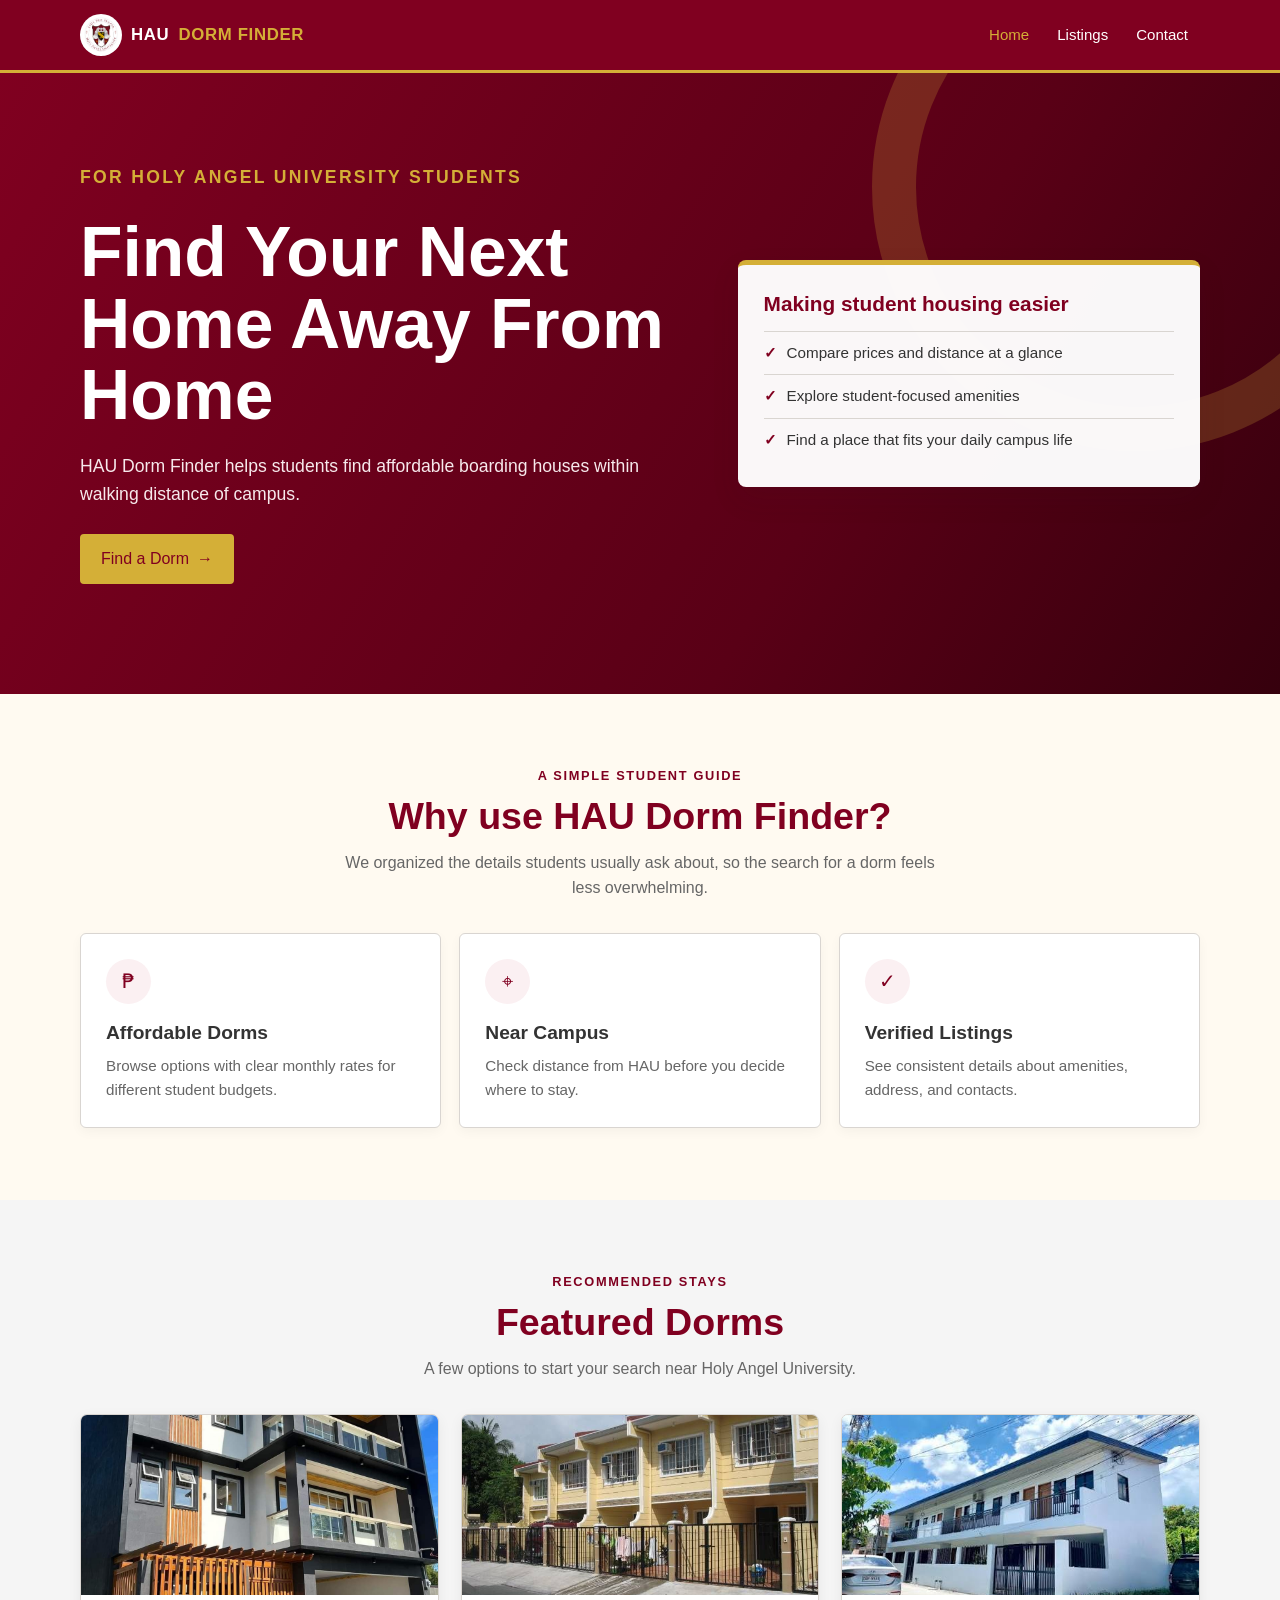
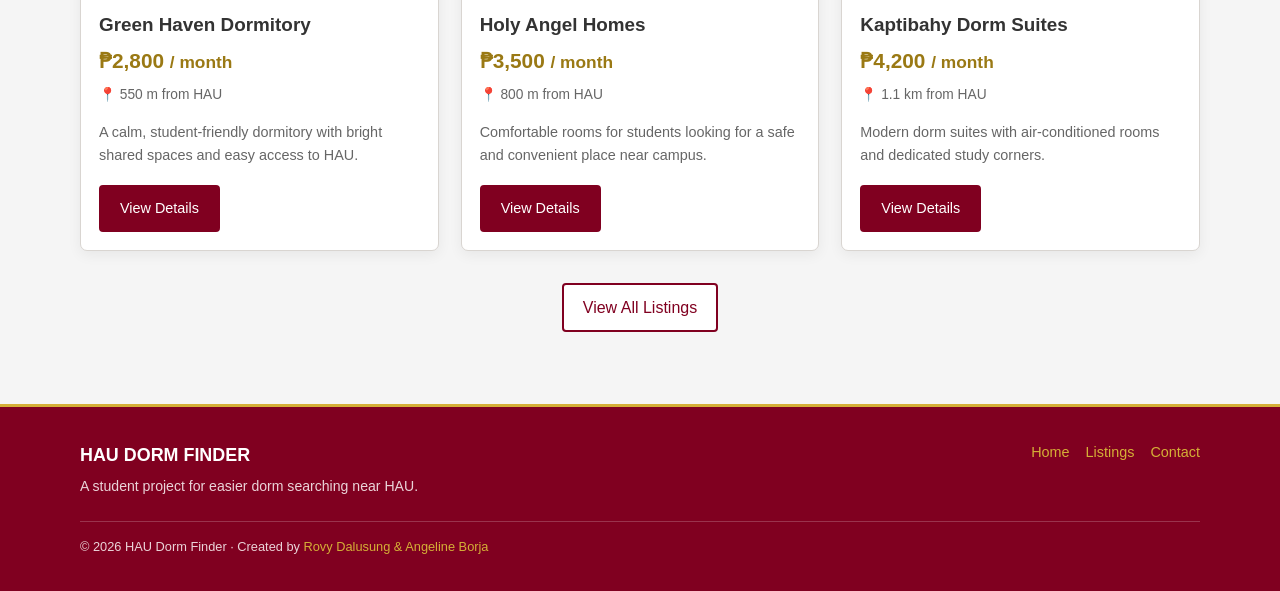
<file: index.html>
<!doctype html>
<html lang="en"><head><meta charset="utf-8"><meta name="viewport" content="width=device-width,initial-scale=1"><meta name="description" content="Find student-friendly dormitories near Holy Angel University."><title>HAU Dorm Finder | Home</title><link rel="stylesheet" href="css/style.css"></head>
<body><a class="skip-link" href="#main">Skip to content</a><header class="site-header"><nav class="container nav" aria-label="Main navigation"><a class="brand" href="index.html">HAU <span>DORM FINDER</span></a><ul class="nav-links"><li><a href="index.html">Home</a></li><li><a href="listings.html">Listings</a></li><li><a href="contact.html">Contact</a></li></ul></nav></header>
<main id="main"><section class="hero"><div class="container hero-grid"><div><p class="eyebrow" style="color:#d4af37">For Holy Angel University students</p><h1>Find Your Next Home Away From Home</h1><p>HAU Dorm Finder helps students find affordable boarding houses within walking distance of campus.</p><a class="btn btn-primary" href="listings.html">Find a Dorm <span aria-hidden="true">→</span></a></div><aside class="hero-panel"><h2>Making student housing easier</h2><ul class="quick-points"><li>Compare prices and distance at a glance</li><li>Explore student-focused amenities</li><li>Find a place that fits your daily campus life</li></ul></aside></div></section>
<section class="section"><div class="container"><div class="center"><p class="eyebrow">A simple student guide</p><h2 class="section-title">Why use HAU Dorm Finder?</h2><p class="section-lead">We organized the details students usually ask about, so the search for a dorm feels less overwhelming.</p></div><div class="benefit-grid"><article class="benefit"><div class="benefit-icon">₱</div><h3>Affordable Dorms</h3><p>Browse options with clear monthly rates for different student budgets.</p></article><article class="benefit"><div class="benefit-icon">⌖</div><h3>Near Campus</h3><p>Check distance from HAU before you decide where to stay.</p></article><article class="benefit"><div class="benefit-icon">✓</div><h3>Verified Listings</h3><p>See consistent details about amenities, address, and contacts.</p></article></div></div></section>
<section class="section section-alt"><div class="container"><div class="center"><p class="eyebrow">Recommended stays</p><h2 class="section-title">Featured Dorms</h2><p class="section-lead">A few options to start your search near Holy Angel University.</p></div><div class="dorm-grid" id="featuredDorms"></div><p class="center" style="margin:32px 0 0"><a class="btn btn-secondary" href="listings.html">View All Listings</a></p></div></section></main>
<footer class="site-footer"><div class="container"><div class="footer-grid"><div><p class="footer-brand">HAU DORM FINDER</p><p class="footer-note">A student project for easier dorm searching near HAU.</p></div><div class="footer-links"><a href="index.html">Home</a><a href="listings.html">Listings</a><a href="contact.html">Contact</a></div></div><p class="copyright">© 2026 HAU Dorm Finder · Created by <span class="made-by">Rovy Dalusung &amp; Angeline Borja</span></p></div></footer>
<script src="assets/data/dorms.js"></script><script src="js/listings.js"></script><script src="js/main.js"></script><script>document.addEventListener('DOMContentLoaded',()=>{const featured=window.DORM_DATA.filter(d=>d.featured);document.querySelector('#featuredDorms').innerHTML=featured.map(dormCard).join('')})</script></body></html>
</file>
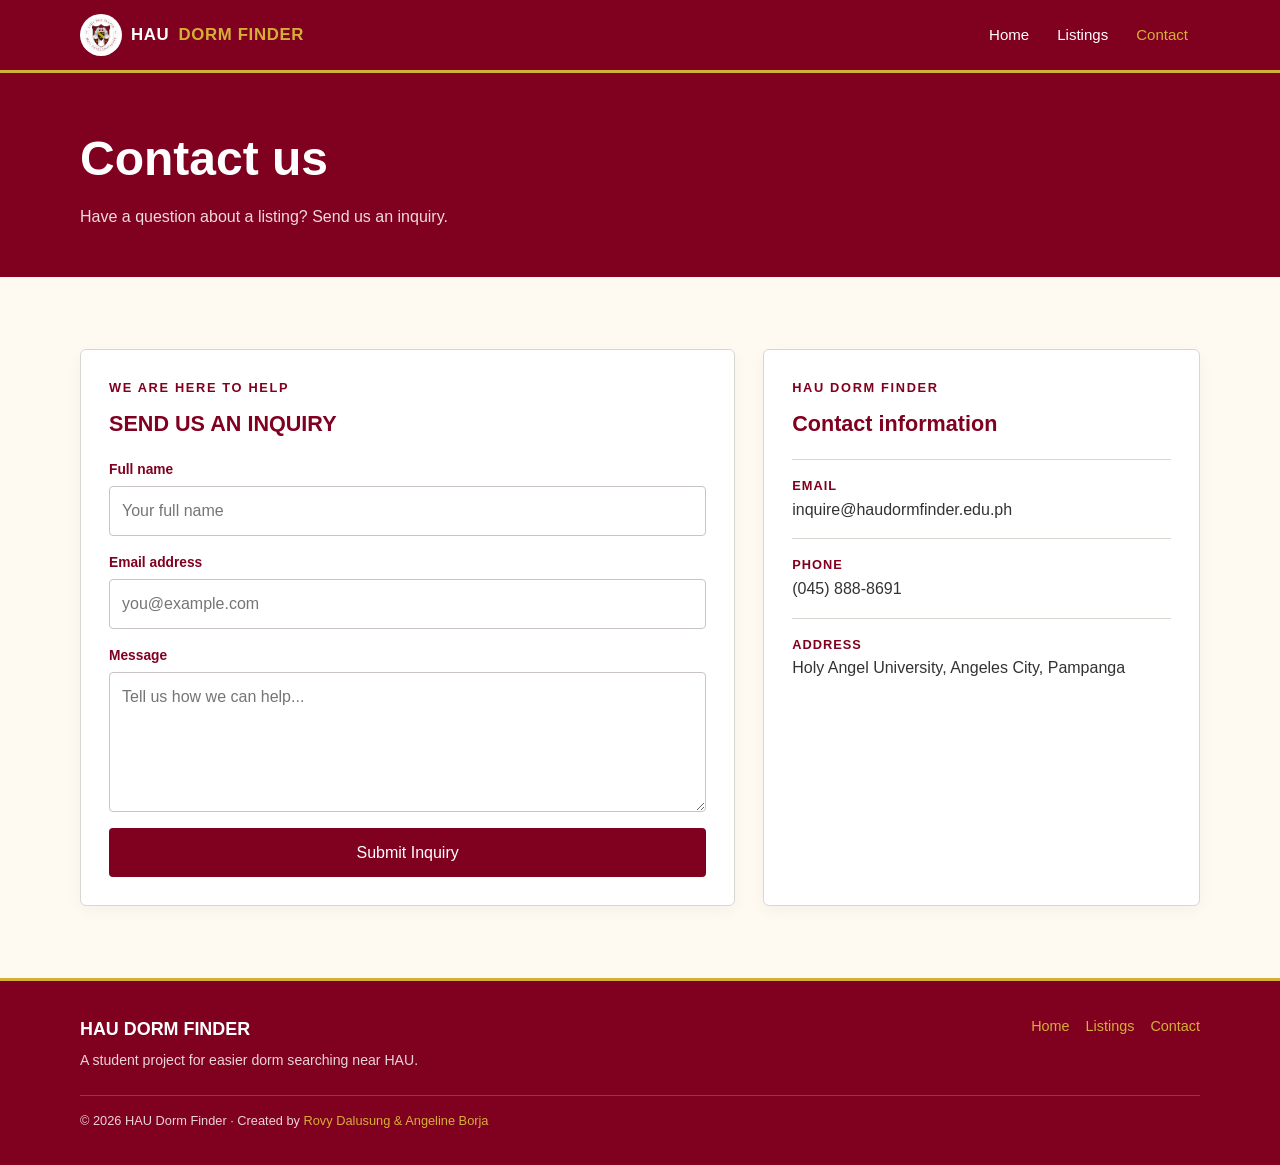
<file: contact.html>
<!doctype html>
<html lang="en"><head><meta charset="utf-8"><meta name="viewport" content="width=device-width,initial-scale=1"><meta name="description" content="Contact HAU Dorm Finder."><title>Contact | HAU Dorm Finder</title><link rel="stylesheet" href="css/style.css"></head>
<body><a class="skip-link" href="#main">Skip to content</a><header class="site-header"><nav class="container nav" aria-label="Main navigation"><a class="brand" href="index.html">HAU <span>DORM FINDER</span></a><ul class="nav-links"><li><a href="index.html">Home</a></li><li><a href="listings.html">Listings</a></li><li><a href="contact.html">Contact</a></li></ul></nav></header><main id="main"><section class="page-hero"><div class="container"><h1>Contact us</h1><p>Have a question about a listing? Send us an inquiry.</p></div></section><section class="section"><div class="container form-wrap"><section class="form-card" aria-labelledby="formTitle"><p class="eyebrow">We are here to help</p><h2 id="formTitle">SEND US AN INQUIRY</h2><form id="inquiryForm"><div class="field"><label for="fullName">Full name</label><input id="fullName" required autocomplete="name" placeholder="Your full name"></div><div class="field"><label for="email">Email address</label><input id="email" type="email" required autocomplete="email" placeholder="you@example.com"></div><div class="field"><label for="message">Message</label><textarea id="message" required placeholder="Tell us how we can help..."></textarea></div><button class="btn btn-primary" type="submit">Submit Inquiry</button></form><p class="form-message" role="status"></p></section><aside class="contact-card"><p class="eyebrow">HAU Dorm Finder</p><h2>Contact information</h2><ul class="contact-list"><li><strong>Email</strong><a href="mailto:inquire@haudormfinder.edu.ph">inquire@haudormfinder.edu.ph</a></li><li><strong>Phone</strong><a href="tel:+63458888691">(045) 888-8691</a></li><li><strong>Address</strong>Holy Angel University, Angeles City, Pampanga</li></ul></aside></div></section></main><footer class="site-footer"><div class="container"><div class="footer-grid"><div><p class="footer-brand">HAU DORM FINDER</p><p class="footer-note">A student project for easier dorm searching near HAU.</p></div><div class="footer-links"><a href="index.html">Home</a><a href="listings.html">Listings</a><a href="contact.html">Contact</a></div></div><p class="copyright">© 2026 HAU Dorm Finder · Created by <span class="made-by">Rovy Dalusung &amp; Angeline Borja</span></p></div></footer><script src="js/main.js"></script></body></html>
</file>
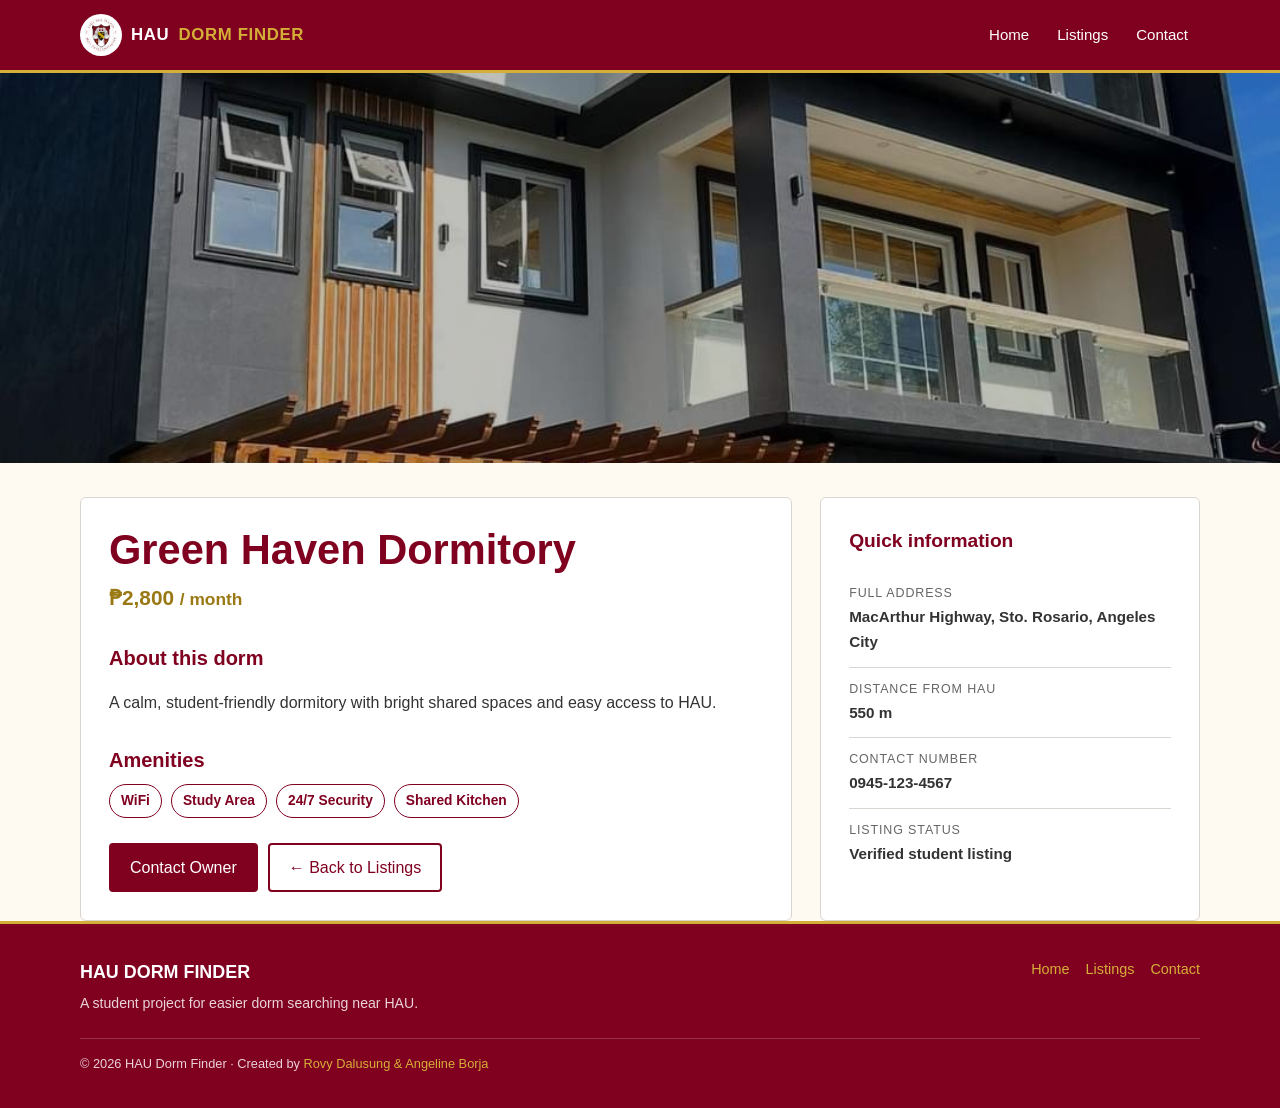
<file: detail.html>
<!doctype html>
<html lang="en"><head><meta charset="utf-8"><meta name="viewport" content="width=device-width,initial-scale=1"><meta name="description" content="Dormitory details from HAU Dorm Finder."><title>Dorm Details | HAU Dorm Finder</title><link rel="stylesheet" href="css/style.css"></head>
<body><a class="skip-link" href="#main">Skip to content</a><header class="site-header"><nav class="container nav" aria-label="Main navigation"><a class="brand" href="index.html">HAU <span>DORM FINDER</span></a><ul class="nav-links"><li><a href="index.html">Home</a></li><li><a href="listings.html">Listings</a></li><li><a href="contact.html">Contact</a></li></ul></nav></header><main id="main"><div id="detailContent"></div></main><footer class="site-footer"><div class="container"><div class="footer-grid"><div><p class="footer-brand">HAU DORM FINDER</p><p class="footer-note">A student project for easier dorm searching near HAU.</p></div><div class="footer-links"><a href="index.html">Home</a><a href="listings.html">Listings</a><a href="contact.html">Contact</a></div></div><p class="copyright">© 2026 HAU Dorm Finder · Created by <span class="made-by">Rovy Dalusung &amp; Angeline Borja</span></p></div></footer><script src="assets/data/dorms.js"></script><script src="js/detail.js"></script><script src="js/main.js"></script></body></html>
</file>
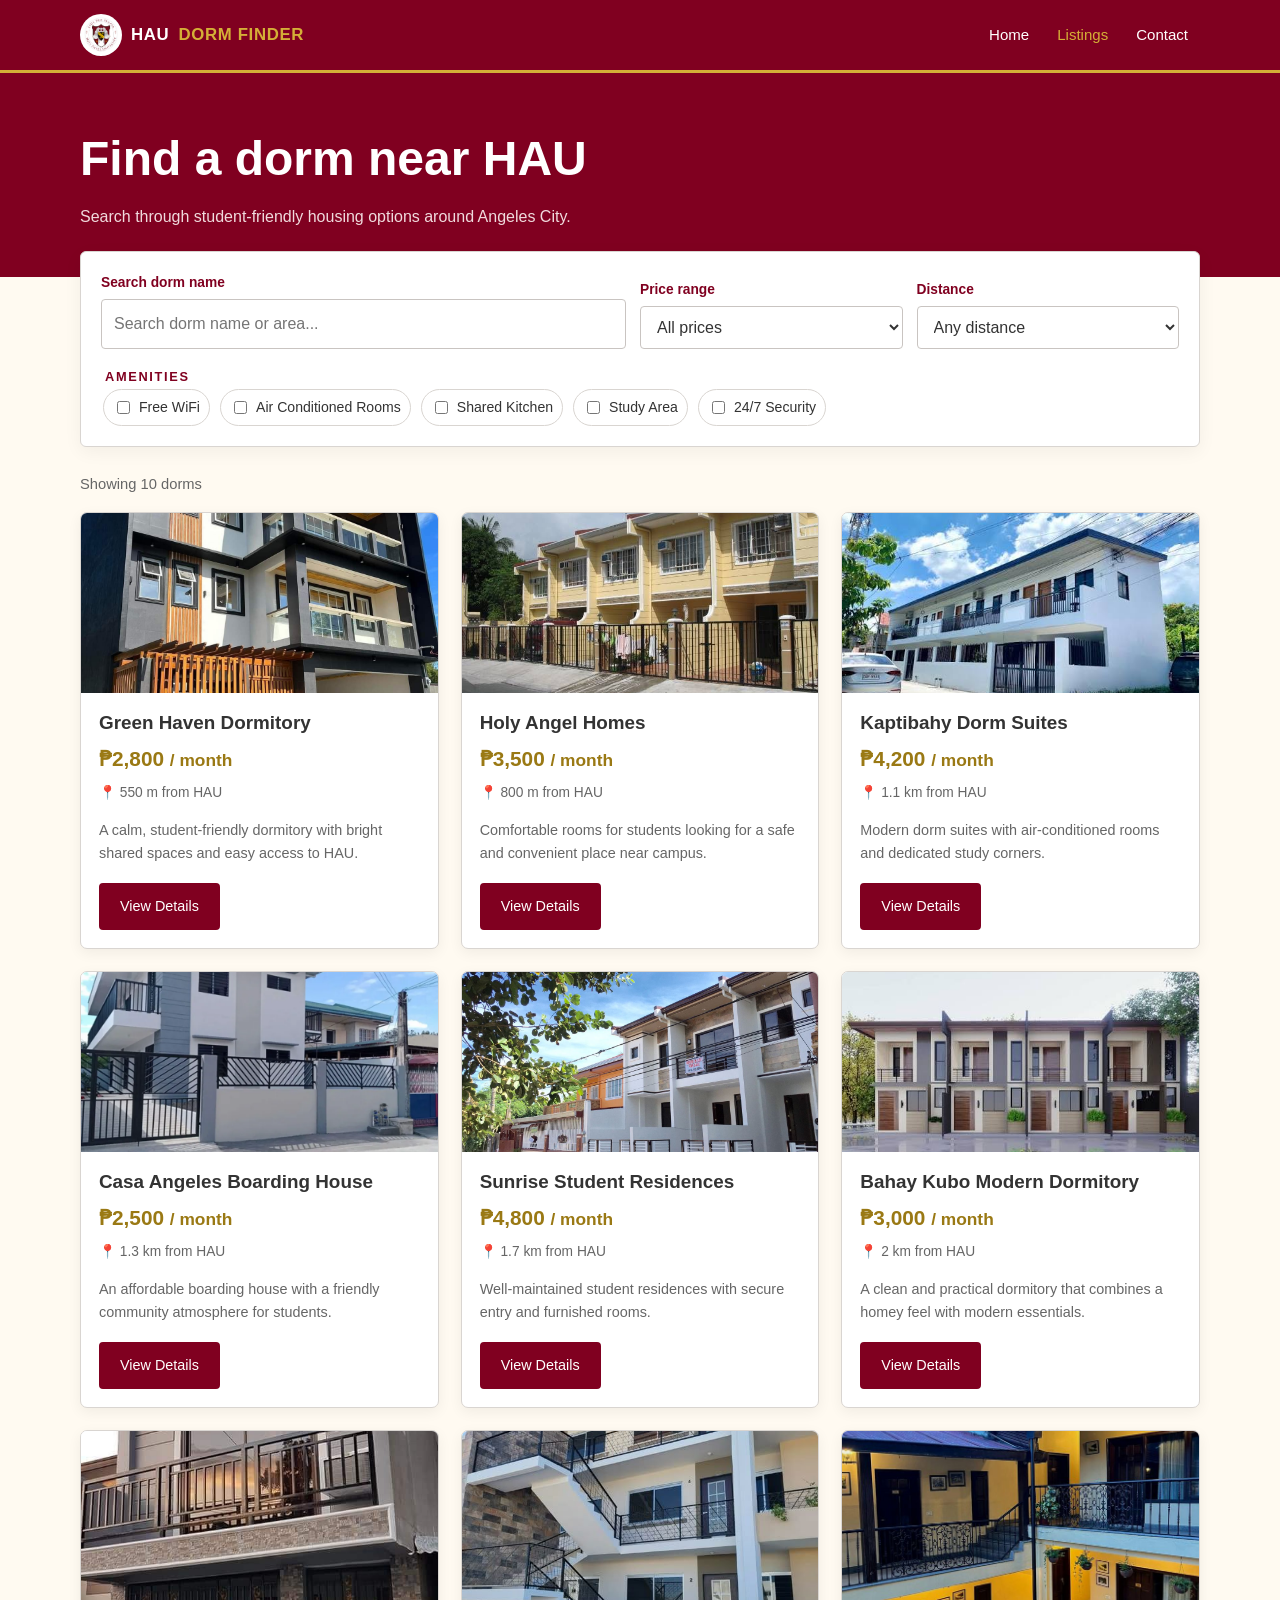
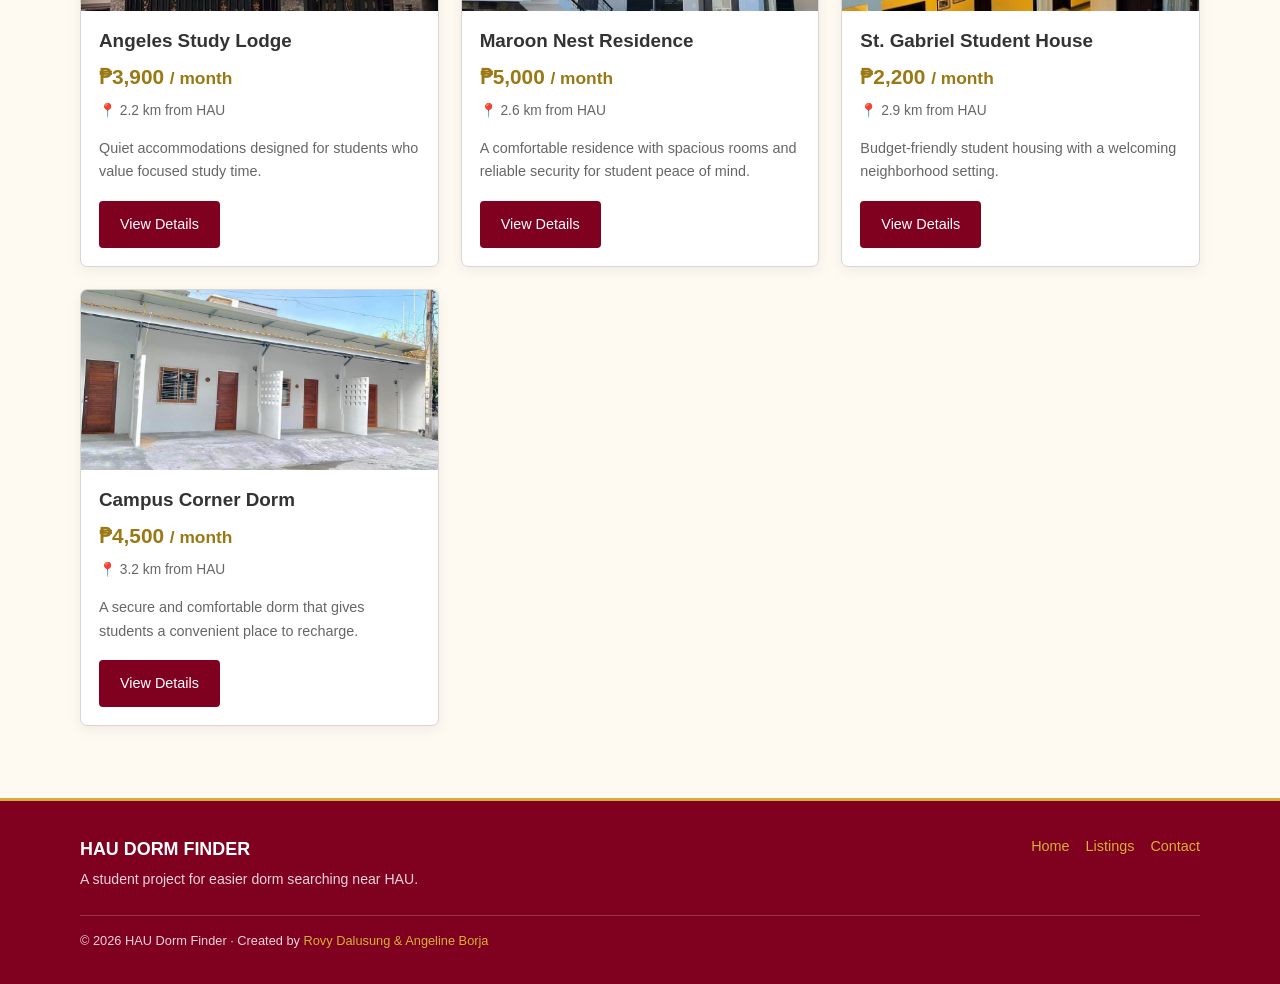
<file: listings.html>
<!doctype html>
<html lang="en"><head><meta charset="utf-8"><meta name="viewport" content="width=device-width,initial-scale=1"><meta name="description" content="Browse dormitory listings near Holy Angel University."><title>Listings | HAU Dorm Finder</title><link rel="stylesheet" href="css/style.css"></head>
<body><a class="skip-link" href="#main">Skip to content</a><header class="site-header"><nav class="container nav" aria-label="Main navigation"><a class="brand" href="index.html">HAU <span>DORM FINDER</span></a><ul class="nav-links"><li><a href="index.html">Home</a></li><li><a href="listings.html">Listings</a></li><li><a href="contact.html">Contact</a></li></ul></nav></header>
<main id="main"><section class="page-hero"><div class="container"><h1>Find a dorm near HAU</h1><p>Search through student-friendly housing options around Angeles City.</p></div></section><section class="section" style="padding-top:0"><div class="container"><div class="filters"><div class="filter-grid"><div class="field"><label for="search">Search dorm name</label><input id="search" type="search" placeholder="Search dorm name or area..."></div><div class="field"><label for="price">Price range</label><select id="price"><option value="">All prices</option><option value="2000-3000">₱2,000–₱3,000</option><option value="3000-4000">₱3,000–₱4,000</option><option value="4000-5000">₱4,000–₱5,000</option><option value="5000+">₱5,000+</option></select></div><div class="field"><label for="distance">Distance</label><select id="distance"><option value="">Any distance</option><option value="under1">Less than 1 km</option><option value="1to2">1–2 km</option><option value="2to3">2–3 km</option><option value="3plus">3+ km</option></select></div><fieldset class="amenity-filters" style="border:0;padding:0"><legend class="eyebrow" style="width:100%;margin:0 0 2px">Amenities</legend><label class="check"><input type="checkbox" name="amenity" value="WiFi"> Free WiFi</label><label class="check"><input type="checkbox" name="amenity" value="AC"> Air Conditioned Rooms</label><label class="check"><input type="checkbox" name="amenity" value="Shared Kitchen"> Shared Kitchen</label><label class="check"><input type="checkbox" name="amenity" value="Study Area"> Study Area</label><label class="check"><input type="checkbox" name="amenity" value="24/7 Security"> 24/7 Security</label></fieldset></div></div><p class="result-count" id="resultCount" aria-live="polite"></p><div class="dorm-grid" id="dormGrid"></div></div></section></main>
<footer class="site-footer"><div class="container"><div class="footer-grid"><div><p class="footer-brand">HAU DORM FINDER</p><p class="footer-note">A student project for easier dorm searching near HAU.</p></div><div class="footer-links"><a href="index.html">Home</a><a href="listings.html">Listings</a><a href="contact.html">Contact</a></div></div><p class="copyright">© 2026 HAU Dorm Finder · Created by <span class="made-by">Rovy Dalusung &amp; Angeline Borja</span></p></div></footer><script src="assets/data/dorms.js"></script><script src="js/listings.js"></script><script src="js/main.js"></script></body></html>
</file>
<file: css/style.css>
:root {
  --maroon: #800020;
  --maroon-dark: #590016;
  --gold: #d4af37;
  --cream: #fffaf1;
  --white: #fff;
  --light: #f5f5f5;
  --ink: #333;
  --muted: #666;
  --line: #d9d5d1;
  --shadow: 0 12px 28px rgba(62,20,28,.1);
}

* {
  box-sizing: border-box;
}

html {
  scroll-behavior: smooth;
}

body {
  margin: 0;
  background: var(--cream);
  color: var(--ink);
  font-family: Arial, sans-serif;
  line-height: 1.6;
}

a {
  text-decoration: none;
  color: inherit;
}

.container {
  width: min(1120px, calc(100% - 32px));
  margin: auto;
}

.section {
  padding: 72px 0;
}

.section-alt {
  background: var(--light);
}

.eyebrow {
  color: var(--maroon);
  font-size: .8rem;
  font-weight: 700;
  letter-spacing: .13em;
  text-transform: uppercase;
  margin: 0 0 8px;
}

.section-title {
  font-size: clamp(1.7rem, 4vw, 2.35rem);
  line-height: 1.15;
  color: var(--maroon);
  margin: 0 0 12px;
}

.section-lead {
  margin: 0 auto 32px;
  max-width: 620px;
  color: var(--muted);
}

.center {
  text-align: center;
}

.skip-link {
  position: absolute;
  left: -999px;
}

.skip-link:focus {
  left: 16px;
  top: 16px;
  z-index: 99;
  background: #fff;
  padding: 8px;
}

.site-header {
  background: var(--maroon);
  color: #fff;
  position: sticky;
  top: 0;
  z-index: 20;
  border-bottom: 3px solid var(--gold);
}

.nav {
  min-height: 70px;
  display: flex;
  align-items: center;
  justify-content: space-between;
  gap: 20px;
}

.brand {
  font-weight: 700;
  letter-spacing: .04em;
  font-size: 1.05rem;
}

.brand span {
  color: var(--gold);
}

.nav-links {
  display: flex;
  list-style: none;
  padding: 0;
  margin: 0;
  gap: 4px;
}

.nav-links a {
  display: block;
  padding: 10px 12px;
  font-size: .94rem;
  border-radius: 3px;
}

.nav-links a:hover,
.nav-links a.active {
  color: var(--gold);
}

.hero {
  overflow: hidden;
  position: relative;
  background: linear-gradient(120deg, var(--maroon) 0%, var(--maroon-dark) 65%, #36000d 100%);
  color: #fff;
  padding: 90px 0 110px;
}

.hero:after {
  content: "";
  position: absolute;
  width: 440px;
  height: 440px;
  right: -120px;
  top: -150px;
  border: 44px solid rgba(212,175,55,.22);
  border-radius: 50%;
}

.hero-grid {
  display: grid;
  grid-template-columns: 1.15fr .85fr;
  align-items: center;
  gap: 32px;
  position: relative;
  z-index: 1;
}

.hero h1 {
  font-size: clamp(2.5rem, 6vw, 4.35rem);
  line-height: 1.03;
  margin: 0 0 20px;
  max-width: 650px;
}

.hero p {
  font-size: 1.1rem;
  max-width: 570px;
  color: #f7e9ec;
  margin: 0 0 26px;
}

.hero-panel {
  background: rgba(255,255,255,.97);
  padding: 26px;
  border-radius: 8px;
  color: var(--ink);
  box-shadow: var(--shadow);
  border-top: 5px solid var(--gold);
}

.hero-panel h2 {
  font-size: 1.3rem;
  color: var(--maroon);
  line-height: 1.25;
  margin: 0 0 14px;
}

.quick-points {
  margin: 0;
  padding: 0;
  list-style: none;
}

.quick-points li {
  padding: 9px 0;
  border-top: 1px solid var(--line);
  font-size: .95rem;
}

.quick-points li:before {
  content: "✓";
  color: var(--maroon);
  font-weight: 700;
  margin-right: 10px;
}

.btn {
  display: inline-flex;
  align-items: center;
  justify-content: center;
  gap: 8px;
  min-height: 44px;
  padding: 10px 19px;
  border-radius: 4px;
  border: 2px solid var(--maroon);
  font-weight: 700;
  cursor: pointer;
  font: inherit;
  transition: .2s;
}

.btn-primary {
  background: var(--maroon);
  color: #fff;
}

.btn-primary:hover {
  background: var(--gold);
  color: var(--maroon);
  border-color: var(--gold);
}

.hero .btn-primary {
  background: var(--gold);
  color: var(--maroon);
  border-color: var(--gold);
}

.hero .btn-primary:hover {
  background: transparent;
  color: var(--gold);
}

.btn-secondary {
  background: #fff;
  color: var(--maroon);
}

.btn-secondary:hover {
  background: var(--gold);
  border-color: var(--gold);
}

.benefit-grid {
  display: grid;
  grid-template-columns: repeat(3, 1fr);
  gap: 18px;
}

.benefit {
  padding: 25px;
  background: #fff;
  border: 1px solid var(--line);
  border-radius: 6px;
  box-shadow: 0 4px 12px rgba(0,0,0,.04);
}

.benefit-icon {
  width: 45px;
  height: 45px;
  display: grid;
  place-items: center;
  color: var(--maroon);
  background: #fbf0f2;
  border-radius: 50%;
  font-size: 1.25rem;
  margin-bottom: 14px;
}

.benefit h3 {
  margin: 0 0 5px;
  font-size: 1.2rem;
}

.benefit p {
  margin: 0;
  color: var(--muted);
  font-size: .95rem;
}

.dorm-grid {
  display: grid;
  grid-template-columns: repeat(3, 1fr);
  gap: 22px;
}

.dorm-card {
  background: #fff;
  border: 1px solid var(--line);
  border-radius: 7px;
  overflow: hidden;
  box-shadow: 0 4px 14px rgba(0,0,0,.06);
  display: flex;
  flex-direction: column;
  transition: transform .2s, box-shadow .2s;
}

.dorm-card:hover {
  transform: translateY(-4px);
  box-shadow: var(--shadow);
}

.dorm-image {
  height: 168px;
  background: linear-gradient(135deg,#e9d2b6,#c88d67);
  position: relative;
  overflow: hidden;
}

.dorm-image-container {
  width: 100%;
  height: 180px;
  background-size: cover;
  background-position: center;
  background-repeat: no-repeat;
  background-color: #f1f5f9;
}

.dorm-image:before {
  content: "";
  position: absolute;
  inset: 32% 12% 0;
  background: #fff7e9;
  clip-path: polygon(0 35%,50% 0,100% 35%,100% 100%,0 100%);
}

.dorm-image:after {
  content: "HAU";
  position: absolute;
  right: 14px;
  top: 12px;
  background: rgba(128,0,32,.88);
  color: #fff;
  padding: 4px 9px;
  font-size: .72rem;
  letter-spacing: .08em;
  font-weight: bold;
  border-radius: 2px;
}

.dorm-card:nth-child(3n+2) .dorm-image {
  background: linear-gradient(135deg,#cbd9d5,#7da69a);
}

.dorm-card:nth-child(3n) .dorm-image {
  background: linear-gradient(135deg,#d9c7d0,#a07a8d);
}

.dorm-body {
  padding: 18px;
  display: flex;
  flex-direction: column;
  flex: 1;
}

.dorm-body h3 {
  line-height: 1.25;
  margin: 0 0 8px;
  font-size: 1.18rem;
}

.price {
  font-size: 1.3rem;
  font-weight: 700;
  color: #9a7914;
  margin: 0 0 7px;
}

.distance {
  font-size: .86rem;
  color: var(--muted);
  margin: 0 0 15px;
}

.card-desc {
  color: var(--muted);
  font-size: .9rem;
  margin: 0 0 17px;
}

.dorm-body .btn {
  margin-top: auto;
  align-self: flex-start;
  font-size: .9rem;
  min-height: 40px;
}

.page-hero {
  background: var(--maroon);
  color: #fff;
  padding: 48px 0;
}

.page-hero h1 {
  margin: 0;
  font-size: clamp(2rem, 5vw, 3rem);
}

.page-hero p {
  margin: 6px 0 0;
  color: #f0dadd;
}

.filters {
  background: #fff;
  border: 1px solid var(--line);
  box-shadow: 0 5px 18px rgba(0,0,0,.05);
  padding: 20px;
  border-radius: 6px;
  margin-top: -26px;
  position: relative;
}

.filter-grid {
  display: grid;
  grid-template-columns: 2fr 1fr 1fr;
  gap: 14px;
  align-items: end;
}

.field {
  display: grid;
  gap: 5px;
}

.field label {
  font-weight: 700;
  font-size: .86rem;
  color: var(--maroon);
}

input,
select,
textarea {
  width: 100%;
  font: inherit;
  border: 1px solid #c9c4c1;
  border-radius: 4px;
  padding: 11px 12px;
  background: #fff;
  color: var(--ink);
}

input:focus,
select:focus,
textarea:focus {
  outline: 3px solid rgba(128,0,32,.14);
  border-color: var(--maroon);
}

.amenity-filters {
  grid-column: 1/-1;
  display: flex;
  flex-wrap: wrap;
  gap: 10px;
  margin-top: 4px;
}

.check {
  display: flex;
  align-items: center;
  gap: 6px;
  font-size: .88rem;
  padding: 6px 9px;
  border: 1px solid var(--line);
  border-radius: 20px;
  cursor: pointer;
}

.check input {
  width: auto;
  accent-color: var(--maroon);
}

.result-count {
  margin: 26px 0 15px;
  color: var(--muted);
  font-size: .92rem;
}

.empty {
  grid-column: 1/-1;
  text-align: center;
  padding: 40px;
  background: #fff;
  border: 1px dashed var(--line);
  color: var(--muted);
}

.detail-visual {
  height: 390px;
  background-size: cover;
  background-position: center;
  background-repeat: no-repeat;
  position: relative;
  overflow: hidden;
}

.detail-layout {
  display: grid;
  grid-template-columns: 1.5fr .8fr;
  gap: 28px;
  margin-top: 34px;
}

.detail-main,
.info-card {
  background: #fff;
  border: 1px solid var(--line);
  padding: 28px;
  border-radius: 6px;
}

.detail-main h1 {
  color: var(--maroon);
  line-height: 1.15;
  margin: 0 0 7px;
  font-size: clamp(1.75rem,4vw,2.6rem);
}

.detail-main h2 {
  font-size: 1.25rem;
  color: var(--maroon);
  margin: 28px 0 8px;
}

.amenity-tags {
  display: flex;
  flex-wrap: wrap;
  gap: 9px;
}

.tag {
  color: var(--maroon);
  border: 1px solid var(--maroon);
  border-radius: 20px;
  padding: 5px 11px;
  font-size: .86rem;
  font-weight: 700;
}

.info-card h2 {
  font-size: 1.2rem;
  color: var(--maroon);
  margin: 0 0 15px;
}

.info-item {
  padding: 12px 0;
  border-top: 1px solid var(--line);
}

.info-item:first-of-type {
  border-top: 0;
}

.info-label {
  display: block;
  color: var(--muted);
  font-size: .78rem;
  text-transform: uppercase;
  letter-spacing: .07em;
}

.info-value {
  font-weight: 700;
  font-size: .95rem;
}

.detail-actions {
  display: flex;
  gap: 10px;
  flex-wrap: wrap;
  margin-top: 25px;
}

.form-wrap {
  display: grid;
  grid-template-columns: 1.2fr .8fr;
  gap: 28px;
}

.form-card,
.contact-card {
  background: #fff;
  border: 1px solid var(--line);
  border-radius: 6px;
  padding: 28px;
  box-shadow: 0 5px 16px rgba(0,0,0,.04);
}

.form-card h2,
.contact-card h2 {
  color: var(--maroon);
  margin: 0 0 18px;
  font-size: 1.35rem;
}

.form-card form {
  display: grid;
  gap: 16px;
}

textarea {
  min-height: 140px;
  resize: vertical;
}

.form-message {
  margin: 14px 0 0;
  color: var(--maroon);
  font-weight: bold;
  display: none;
}

.contact-list {
  list-style: none;
  margin: 0;
  padding: 0;
}

.contact-list li {
  border-top: 1px solid var(--line);
  padding: 16px 0;
}

.contact-list strong {
  display: block;
  color: var(--maroon);
  font-size: .8rem;
  text-transform: uppercase;
  letter-spacing: .08em;
}

.site-footer {
  background: var(--maroon);
  color: #fff;
  border-top: 3px solid var(--gold);
  padding: 34px 0 20px;
}

.footer-grid {
  display: flex;
  align-items: flex-start;
  justify-content: space-between;
  gap: 25px;
}

.footer-brand {
  font-size: 1.12rem;
  font-weight: 700;
  margin: 0 0 5px;
}

.footer-note {
  margin: 0;
  color: #ead3d8;
  font-size: .88rem;
}

.footer-links {
  display: flex;
  gap: 16px;
  flex-wrap: wrap;
}

.footer-links a {
  color: var(--gold);
  font-size: .9rem;
}

.copyright {
  border-top: 1px solid rgba(255,255,255,.2);
  margin-top: 24px;
  padding-top: 15px;
  color: #ead3d8;
  font-size: .8rem;
}

.made-by {
  color: var(--gold);
}

@media(max-width:800px) {
  .hero-grid,
  .detail-layout,
  .form-wrap {
    grid-template-columns: 1fr;
  }

  .hero-panel {
    max-width: 550px;
  }

  .benefit-grid {
    grid-template-columns: 1fr;
  }

  .dorm-grid {
    grid-template-columns: repeat(2,1fr);
  }

  .filter-grid {
    grid-template-columns: 1fr 1fr;
  }

  .field:first-child {
    grid-column: 1/-1;
  }

  .detail-visual {
    height: 310px;
  }
}

@media(max-width:540px) {
  .nav {
    min-height: 62px;
    align-items: flex-start;
    padding: 12px 0;
    gap: 8px;
  }

  .brand {
    font-size: .9rem;
    padding-top: 8px;
  }

  .nav-links {
    gap: 0;
  }

  .nav-links a {
    padding: 7px;
    font-size: .82rem;
  }

  .hero {
    padding: 65px 0 80px;
  }

  .section {
    padding: 55px 0;
  }

  .dorm-grid {
    grid-template-columns: 1fr;
  }

  .filter-grid {
    grid-template-columns: 1fr;
  }

  .field:first-child {
    grid-column: auto;
  }

  .filters {
    padding: 16px;
  }

  .detail-main,
  .info-card,
  .form-card,
  .contact-card {
    padding: 21px;
  }

  .footer-grid {
    display: block;
  }

  .footer-links {
    margin-top: 16px;
  }

  .detail-visual:after {
    white-space: normal;
    text-align: center;
    width: 90%;
  }
}

.brand {
  display: flex;
  align-items: center;
  gap: 9px;
}

.brand:before {
  content: "";
  width: 38px;
  height: 38px;
  flex: 0 0 38px;
  background: #fff url("../assets/images/hau-logo.png") center/contain no-repeat;
  border-radius: 50%;
  padding: 2px;
}

.brand span {
  color: var(--gold);
}
</file>
